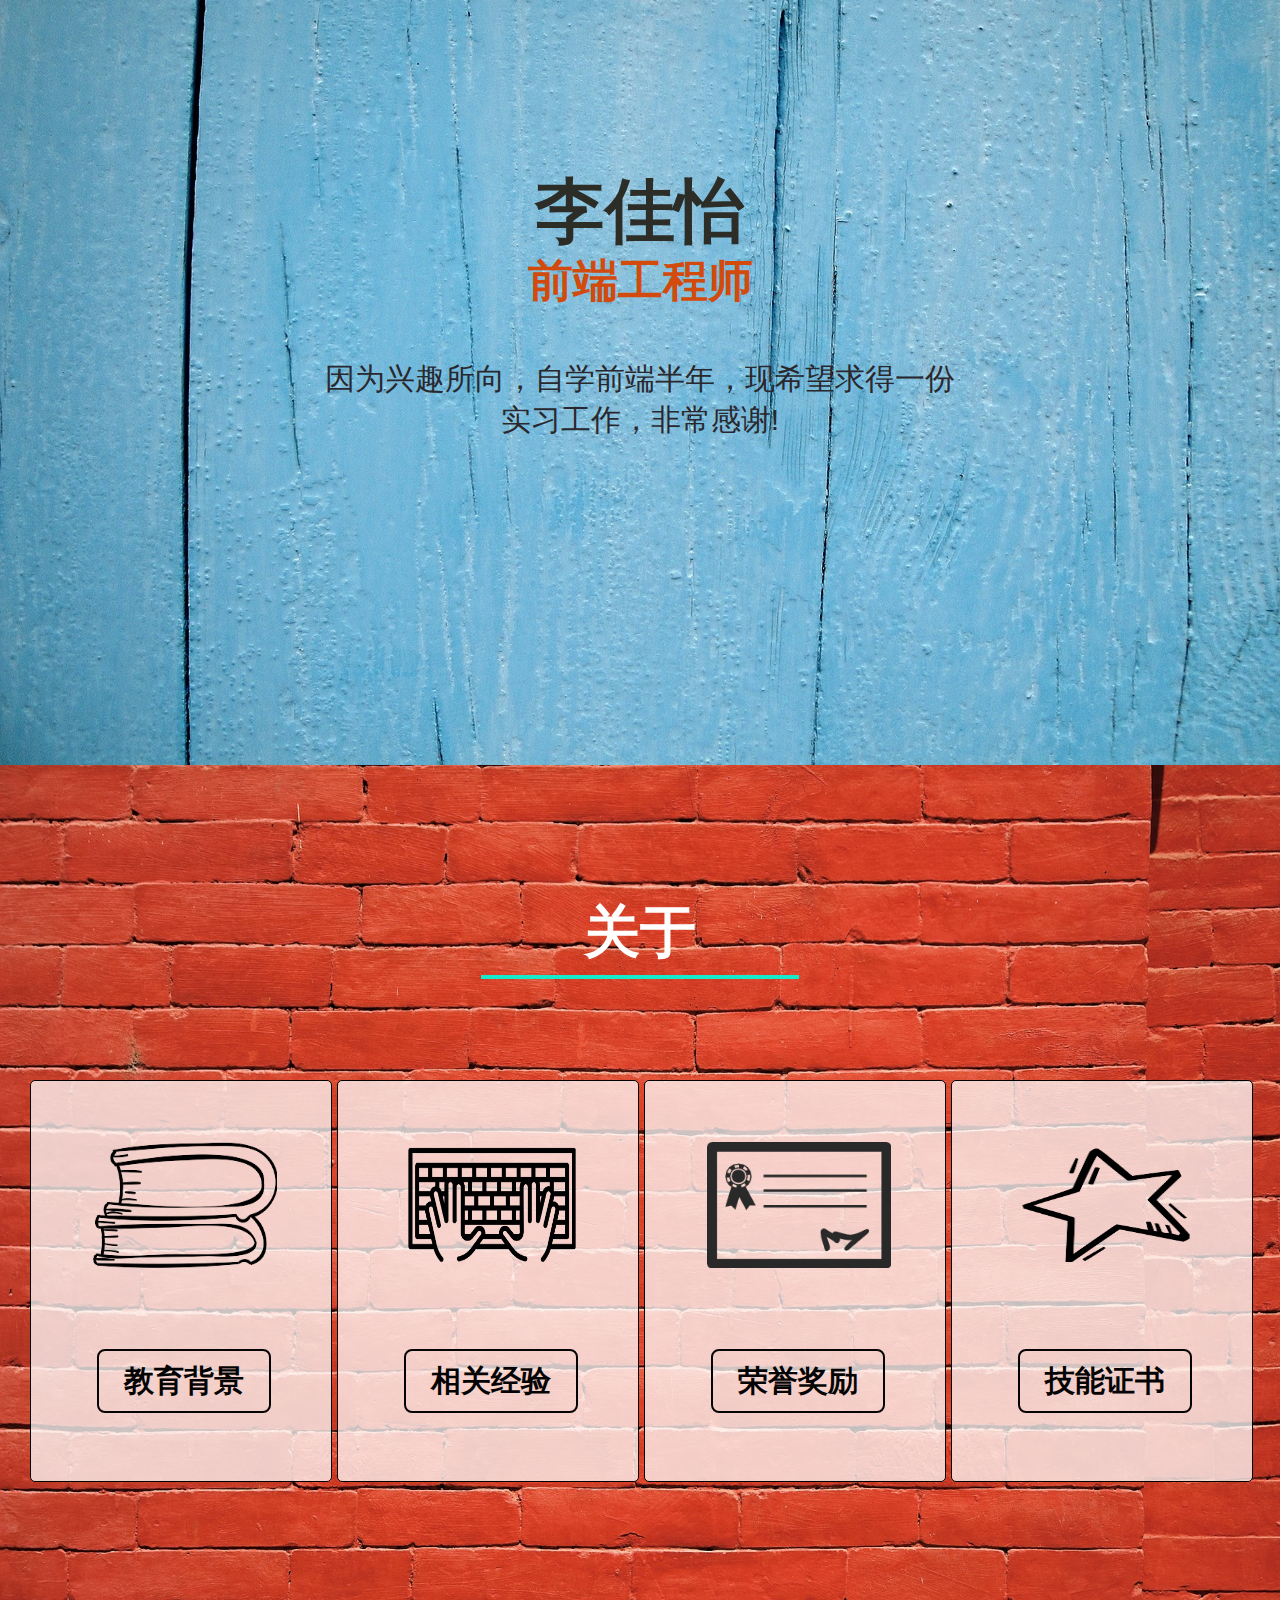
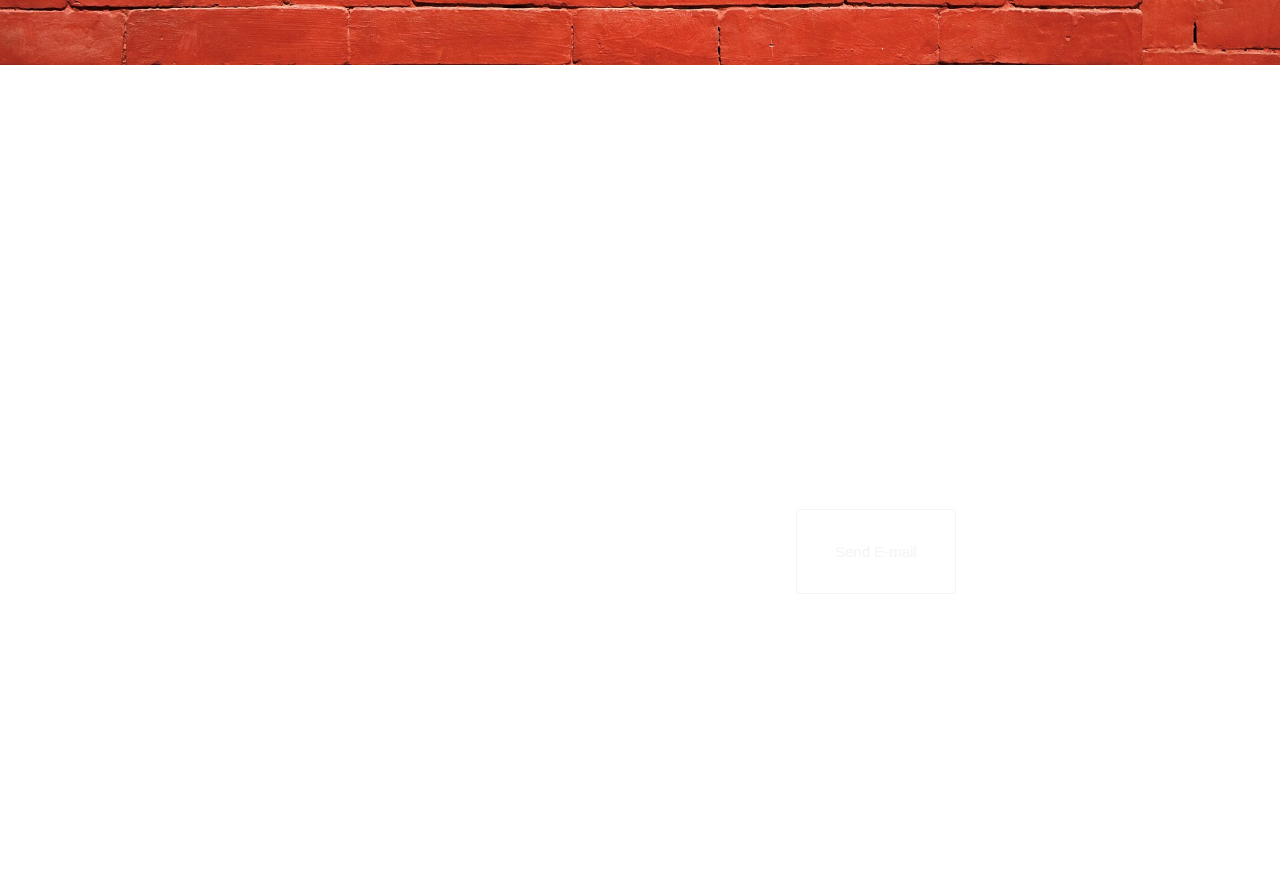
<file: resume.html>
<!doctype html>
<html>
<head>
    <meta charset="UTF-8">
    <meta name="viewport" content="width=device-width, initial-scale=1.0, minimum-scale=0.5, maximum-scale=1.2, user-scalable=yes"/>  
    <meta http-equiv="X-UA-Compatible" content="IE=edge">
    <title>李佳怡-前端实习</title>
    <link rel="icon" href="images/favicon.jpg" type="image/x-icons"/>
    <link rel="stylesheet" href="styles/resume.css">
</head>
<body>
    <div id="loading">
        <div class="loadingBg">
            <img src="images/loading.gif" alt="loading..">
        </div> 
    </div>
    <div class="cloth">
    <div id="topbar">
        <nav>
            <div class="topbar-left">
                <a href="javascript:;" class="tH">李佳怡的简历</a>
            </div>
            <div class="topbar-right">
                <ul>
                    <li class="home"><a href="javascript:;">主页</a></li>
                    <li class="about"><a href="javascript:;">关于</a></li>
                    <li class="contact"><a href="javascript:;">联系</a></li>
                </ul> 
            </div>  
        </nav>
    </div>

    <div id="firstPage">
        <div class="intro">
            <h1>
                <strong>李佳怡</strong>
            </h1>
            <h2>前端工程师</h2>
            <p>因为兴趣所向，自学前端半年，现希望求得一份实习工作，非常感谢!</p>
        </div>
    </div>

    <div id="aboutMe">
        <div class="aboutMe-title">
            <h2>关于</h2>
            <hr>
        </div>
        <div class="aboutMe2">
            <div id="edu">
                    <h1>
                        教育背景
                    </h1>
            </div>
            <div id="rel">
                    <h1>
                        相关经验
                    </h1>
            </div>
            <div id="prize">
                    <h1>
                        荣誉奖励
                    </h1>
            </div>
            <div id="skills">
                    <h1>
                        技能证书
                    </h1>
            </div>
        </div>   
    </div>

    <div class="introMasker">
        <div class="masker"></div> 
        <div class="intro-close-icon">
            <i></i>
        </div> 
        <div class="intro-imgs">
            <img src="images/edu.jpg" alt="">
            <img src="images/rel.jpg" alt="">
            <img src="images/prize.jpg" alt="">
            <img src="images/skills.jpg" alt="">
        </div>
    </div>
    
    <div id="contactMe">
        <div class="contactMe-wp">
            <div class="contactMe-title">
                <hr class="hr1">
                <h1>联系我吧！</h1>
                <hr class="hr2">
            </div>
            <div class="contentLeft">
                <h2>More About me</h2>

                <ul>
                    <li class="email">
                        <i><img src="images/envelope.png" alt="" width="26px" height="20px"></i>
                        <span>jiayi_li10&#64;163.com</span>
                    </li>
                    <li  class="mobile">
                        <i><img src="images/mobile.png" alt="" width="20px" height="35px"></i>
                        <span>183-4538-7006</span>
                    </li>
                </ul>
            </div>
            <div class="contentRight">
                <h2>Send an e-mail!</h2>
                <a href="mailto:jiayi_li10@163.com">
                    <button>
                        Send E-mail
                    </button>
                </a>
            </div> 
                     
        </div>
        <div class="footer"> 
            <h3>非常感谢您！</h3>
        </div>  
    </div>
    <div class="masker"></div>
     </div>   

    <script src="scripts/jquery.js"></script>
    <script src="scripts/loading.js"></script>
    <script src="scripts/topbarnav.js"></script>
    <script src="scripts/resumeaboutme.js"></script>    
</body>
</html>
</file>
<file: styles/resume.css>
* {
    padding: 0;
    margin: 0;
}

body {
    width: 100%;
    height: 100%;
}

ul,li {
    list-style: none;
}

a {
    text-decoration: none;
}

html {
    font-family: "Helvetica" !important;
    font-size: 20px;
}


.loadingBg {
    background-color: #ffffff;
    z-index: 2;
    width: 100%;
    height: 600px;
    overflow: hidden;
}

#loading img {
    width: 400px;
    height: 300px;
    position: absolute;
    top: 180px;
    left: 50%;
    margin-left: -200px;
    z-index: 3;
    border-radius: 50%;
}


.cloth {
    display: none;
}
/* topbar css */

#topbar {
    width: 100%;
    height: 3rem;
    background-color:#2C3E50;
    color: #ffffff;
    font-size: 1.4rem;
    z-index: 999;
    line-height: 3rem;
    position: fixed;
    top: 0px;
    left: 0px;
    display: none;
}

nav {
    width: 80%;
    margin: 0 auto;
    position: relative;
    display: box;
    display: -webkit-box;
    display: -moz-box;
    display: -ms-box;
    display: -o-box;
    box-flex: 1;
    -webkit-box-flex: 1;
    -moz-box-flex: 1;
    -ms-box-flex: 1;
    -o-box-flex: 1;
    min-width: 640px;     /*最小值640px；*/
}

.topbar-left>a {
    color: #fff;

}

.topbar-right {
    position: absolute;
    top: 0;
    right: 0;
}

.topbar-right li {
    float: left;
    width: 3.5rem;
    text-align: center;
}

.topbar-right li>a {
    color: #ffffff;
    font-size: 1.2rem;
}

.topbar-right li>a:hover {
    color: #F4BD00;
}


/* firstPage css */

#firstPage {
    width: 100%;
    height: 40rem;
    background: url(../images/firstPage.jpg) no-repeat;
    background-size: 100% 100%; 
    position: relative;
    min-width: 640px;
    margin-top: -35px;
}

#firstPage .intro {
    width: 640px;
    height: 15rem;
    position: absolute;
    top: 50%;
    left: 50%;
    margin-top: -10rem;
    margin-left: -320px;
    text-align: center;
    display: box;
    display: -webkit-box;
    display: -moz-box;
    display: -ms-box;
    display: -o-box;
    box-flex: 1;
    -webkit-box-flex: 1;
    -moz-box-flex: 1;
    -ms-box-flex: 1;
    -o-box-flex: 1;
}

#firstPage .intro h1 {
    height: 70px;
    width: 640px;
    color: #2C2D27;
    font-size: 3.5rem;
    text-align: center;
} 

#firstPage .intro h2 {
    width: 640px;
    height: 53px;
    font-size: 2.25rem;
    color: #D24A0C;
    position: absolute;
    top: 86px;
    left: 0px;
    text-align: center;
}

#firstPage .intro p {
    width: 640px;
    height: 70px; 
    color: #29282E;
    font-size: 1.5rem;
    text-align: center;
    position: absolute;
    top: 194px;
    left: 0px;

} 

/*第一个页面窗口宽度在640px以下*/
@media all and (max-width: 640px) {
    #firstPage{
        width: 100%;
        height: 40rem;
        background: url(../images/firstPage.jpg) no-repeat;
        background-size: 100% 100%; 
        position: relative;
        min-width: 640px;
        margin-top: -35px;
    }

    #firstPage .intro {
        width: 350px;
        height: 300px;
        position: absolute;
        top: 50%;
        left: 50%;
        margin-top: -150px;
        margin-left: -175px;
        text-align: center;
        display: box;
        display: -webkit-box;
        display: -moz-box;
        display: -ms-box;
        display: -o-box;
        box-flex: 1;
        -webkit-box-flex: 1;
        -moz-box-flex: 1;
        -ms-box-flex: 1;
        -o-box-flex: 1;
        min-width: 350px;
    }

    #firstPage .intro h1 {
        height: 70px;
        width: 350px;
        color: #2C2D27;
        font-size: 3.5rem;
        text-align: center;
    } 

    #firstPage .intro h2 {
        width: 350px;
        height: 53px;
        font-size: 2.25rem;
        color: #D24A0C;
        position: absolute;
        top: 86px;
        left: 0px;
        text-align: center;
    }

    #firstPage .intro p {
        width: 350px;
        height: 70px; 
        color: #29282E;
        font-size: 1.5rem;
        text-align: center;
        position: absolute;
        top: 194px;
        left: 0px;

    } 
}


/* about css */
#aboutMe {
    width: 100%;
    height: 45rem;
    background: url(../images/about.jpg) no-repeat;
    background-size: 100% 100%; 
    position: relative;
    min-width: 1230px;
} 


.aboutMe-title h2 {
    width: 5.8rem;
    height: 3.25rem;
    position: absolute;
    top: 130px;
    left: 50%;
    margin-left: -58px;
    color: #ffffff;
    font-size: 2.8rem;
    font-weight: 1000;
    text-align: center;
}

.aboutMe-title hr {
    height: 0.2rem;
    width: 15.9rem;
    position: absolute;
    top: 210px;
    left: 50%;
    margin-left: -7.95rem;
    text-align: center;
    background: #16EACD;
    border: 0;
}

.aboutMe2 {
    width: 61.5rem;
    height: 20.2rem;
    position: absolute;
    top: 35%;
    left: 50%;
    margin-left: -615px;
}

.aboutMe2>div {
    float: left;
    width: 15rem;
    height: 20rem;
    margin-left: 5px;
    border-radius: 5px;
    border: 1px solid black;
}

.aboutMe2 h1 {
    cursor: pointer;
}

/* 教育背景 */

#edu {
    background: url(../images/1.png) no-repeat;
    background-size: 184px 126px;
    background-color: rgba(255, 255, 255, 0.75);
    background-position: 62px 61px;
    position: relative;  
}

#edu h1 {
    position: absolute;
    bottom: 68px;
    left: 66px;
    font-size: 30px;
    color: #050404;
    text-align: center;
    line-height: 60px;
    width: 170px;
    height: 60px;
    border: 2px solid #050404;
    border-radius: 8px;
}

#rel {
    background: url(../images/2.png) no-repeat;
    background-size: 184px 126px;
    background-color: rgba(255, 255, 255, 0.75);
    background-position: 62px 61px;
    position: relative;
}

#rel h1 {
    position: absolute;
    bottom: 68px;
    left: 66px;
    font-size: 30px;
    color: #050404;
    text-align: center;
    line-height: 60px;
    width: 170px;
    height: 60px;
    border: 2px solid #050404;
    border-radius: 8px;
} 

#prize {
    background: url(../images/3.png) no-repeat;
    background-size: 184px 126px;
    background-color: rgba(255, 255, 255, 0.75);
    background-position: 62px 61px;
    position: relative;
}

#prize h1 {
    position: absolute;
    bottom: 68px;
    left: 66px;
    font-size: 30px;
    color: #050404;
    text-align: center;
    line-height: 60px;
    width: 170px;
    height: 60px;
    border: 2px solid #050404;
    border-radius: 8px;
}

#skills {
    background: url(../images/4.png) no-repeat;
    background-size: 184px 126px;
    background-color: rgba(255, 255, 255, 0.75);
    background-position: 62px 61px;
    position: relative;
}

#skills h1 {
    position: absolute;
    bottom: 68px;
    left: 66px;
    font-size: 30px;
    color: #050404;
    text-align: center;
    line-height: 60px;
    width: 170px;
    height: 60px;
    border: 2px solid #050404;
    border-radius: 8px;
}

#edu h1:hover {
    position: absolute;
    bottom: 60px;
    left: 58px;
    color: #050404;
    text-align: center;
    line-height: auto;
    border: none;
    background-color: #16EACD;
    font-size: 35px;
    padding: 2%;
    transition: all 0.3s;
}

#rel h1:hover {
    position: absolute;
    bottom: 60px;
    left: 58px;
    color: #050404;
    text-align: center;
    line-height: auto;
    border: none;
    background-color: #16EACD;
    font-size: 35px;
    padding: 2%;
    transition: all 0.3s;
}

#prize h1:hover {
    position: absolute;
    bottom: 60px;
    left: 58px;
    color: #050404;
    text-align: center;
    line-height: auto;
    border: none;
    background-color: #16EACD;
    font-size: 35px;
    padding: 2%;
    transition: all 0.3s;
}

#skills h1:hover {
    position: absolute;
    bottom: 60px;
    left: 58px;
    color: #050404;
    text-align: center;
    line-height: auto;
    border: none;
    background-color: #16EACD;
    font-size: 35px;
    padding: 2%;
    transition: all 0.3s;
}

/*第二页窗口宽度在640px以上，1230px以下*/
@media all and (min-width: 640px) and (max-width: 1230px) {
    #aboutMe {
        width: 100%;
        height: 45rem;
        background: url(../images/about.jpg) no-repeat;
        background-size: 100% 100%; 
        position: relative;
        min-width: 720px;
    } 

    .aboutMe2 {
        width: 720px;
        height: 516px;
        position: absolute;
        top: 31%;
        left: 50%;
        margin-left: -350px;
    }


    .aboutMe2>div {
        width: 350px;
        height: 250px;
        margin-bottom: 5px;
        border-radius: 5px;
        border: 1px solid black;
    }

    #edu {
        background: url(../images/1.png) no-repeat;
        background-size: 150px 103px;
        background-color: rgba(255, 255, 255, 0.75);
        background-position: 96px 44px;
        position: relative;  
    }

    #edu h1 {
        width: 150px;
        height: 45px;
        position: absolute;
        bottom: 20px;
        left: 50%;
        margin-left: -75px;
        font-size: 1.4rem;
        color: #050404;
        text-align: center;
        line-height: 2.25rem;
        border: 2px solid #050404;
        border-radius: 8px;
     }

    #rel {
        background: url(../images/2.png) no-repeat;
        background-size: 150px 103px;
        background-color: rgba(255, 255, 255, 0.75);
        background-position: 96px 44px;
        position: relative;  
    }

    #rel h1 {
        width: 150px;
        height: 45px;
        position: absolute;
        bottom: 20px;
        left: 50%;
        margin-left: -75px;
        font-size: 1.4rem;
        color: #050404;
        text-align: center;
        line-height: 2.25rem;
        border: 2px solid #050404;
        border-radius: 8px;
     }

    #prize {
        background: url(../images/3.png) no-repeat;
        background-size: 150px 103px;
        background-color: rgba(255, 255, 255, 0.75);
        background-position: 96px 44px;
        position: relative;  
    }

    #prize h1 {
        width: 150px;
        height: 45px;
        position: absolute;
        bottom: 20px;
        left: 50%;
        margin-left: -75px;
        font-size: 1.4rem;
        color: #050404;
        text-align: center;
        line-height: 2.25rem;
        border: 2px solid #050404;
        border-radius: 8px;
     }

    #skills {
        background: url(../images/4.png) no-repeat;
        background-size: 150px 103px;
        background-color: rgba(255, 255, 255, 0.75);
        background-position: 96px 44px;
        position: relative;  
    }

    #skills h1 {
        width: 150px;
        height: 45px;
        position: absolute;
        bottom: 20px;
        left: 50%;
        margin-left: -75px;
        font-size: 1.4rem;
        color: #050404;
        text-align: center;
        line-height: 2.25rem;
        border: 2px solid #050404;
        border-radius: 8px;
     }

    #edu h1:hover {
        position: absolute;
        bottom: 20px;
        left: 50%;
        margin-left: -78px;
        color: #050404;
        text-align: center;
        line-height: auto;
        border: none;
        background-color: #16EACD;
        font-size: 1.75rem;
        padding: 2%;
        transition: all 0.3s;
    }

    #rel h1:hover {
        position: absolute;
        bottom: 20px;
        left: 50%;
        margin-left: -78px;
        color: #050404;
        text-align: center;
        line-height: auto;
        border: none;
        background-color: #16EACD;
        font-size: 1.75rem;
        padding: 2%;
        transition: all 0.3s;
    }

    #prize h1:hover {
        position: absolute;
        bottom: 20px;
        left: 50%;
        margin-left: -78px;
        color: #050404;
        text-align: center;
        line-height: auto;
        border: none;
        background-color: #16EACD;
        font-size: 1.75rem;
        padding: 2%;
        transition: all 0.3s;
    }

    #skills h1:hover {
        position: absolute;
        bottom: 20px;
        left: 50%;
        margin-left: -78px;
        color: #050404;
        text-align: center;
        line-height: auto;
        border: none;
        background-color: #16EACD;
        font-size: 1.75rem;
        padding: 2%;
        transition: all 0.3s;
    }

}

/*第二个页面窗口宽度在640以下*/
@media all and (max-width: 640px) {
    #aboutMe {
        width: 100%;
        height: 45rem;
        background: url(../images/about.jpg) no-repeat;
        background-size: 100% 100%; 
        position: relative;
        min-width: 640px;
    } 

    .aboutMe2 {
        width: 420px;
        height: 520px;
        position: absolute;
        top: 31%;
        left: 50%;
        margin-left: -210px;

    }


    .aboutMe2>div {
        width: 200px;
        height: 250px;
        margin-bottom: 5px;
        border-radius: 5px;
        border: 1px solid black;
    }

    #edu {
        background: url(../images/1.png) no-repeat;
        background-size: 150px 103px;
        background-color: rgba(255, 255, 255, 0.75);
        background-position: 29px 44px;
        position: relative;  
    }

    #edu h1 {
        width: 150px;
        height: 45px;
        position: absolute;
        bottom: 20px;
        left: 50%;
        margin-left: -75px;
        font-size: 1.4rem;
        color: #050404;
        text-align: center;
        line-height: 2.25rem;
        border: 2px solid #050404;
        border-radius: 8px;
     }

    #rel {
        background: url(../images/2.png) no-repeat;
        background-size: 150px 103px;
        background-color: rgba(255, 255, 255, 0.75);
        background-position: 29px 44px;
        position: relative;  
    }

    #rel h1 {
        width: 150px;
        height: 45px;
        position: absolute;
        bottom: 20px;
        left: 50%;
        margin-left: -75px;
        font-size: 1.4rem;
        color: #050404;
        text-align: center;
        line-height: 2.25rem;
        border: 2px solid #050404;
        border-radius: 8px;
     }

    #prize {
        background: url(../images/3.png) no-repeat;
        background-size: 150px 103px;
        background-color: rgba(255, 255, 255, 0.75);
        background-position: 29px 44px;
        position: relative;  
    }

    #prize h1 {
        width: 150px;
        height: 45px;
        position: absolute;
        bottom: 20px;
        left: 50%;
        margin-left: -75px;
        font-size: 1.4rem;
        color: #050404;
        text-align: center;
        line-height: 2.25rem;
        border: 2px solid #050404;
        border-radius: 8px;
     }

    #skills {
        background: url(../images/4.png) no-repeat;
        background-size: 150px 103px;
        background-color: rgba(255, 255, 255, 0.75);
        background-position: 29px 44px;
        position: relative;  
    }

    #skills h1 {
        width: 150px;
        height: 45px;
        position: absolute;
        bottom: 20px;
        left: 50%;
        margin-left: -75px;
        font-size: 1.4rem;
        color: #050404;
        text-align: center;
        line-height: 2.25rem;
        border: 2px solid #050404;
        border-radius: 8px;
     }

    #edu h1:hover {
        position: absolute;
        bottom: 20px;
        left: 50%;
        margin-left: -78px;
        color: #050404;
        text-align: center;
        line-height: auto;
        border: none;
        background-color: #16EACD;
        font-size: 1.75rem;
        padding: 2%;
        transition: all 0.3s;
    }

    #rel h1:hover {
        position: absolute;
        bottom: 20px;
        left: 50%;
        margin-left: -78px;
        color: #050404;
        text-align: center;
        line-height: auto;
        border: none;
        background-color: #16EACD;
        font-size: 1.75rem;
        padding: 2%;
        transition: all 0.3s;
    }

    #prize h1:hover {
        position: absolute;
        bottom: 20px;
        left: 50%;
        margin-left: -78px;
        color: #050404;
        text-align: center;
        line-height: auto;
        border: none;
        background-color: #16EACD;
        font-size: 1.75rem;
        padding: 2%;
        transition: all 0.3s;
    }

    #skills h1:hover {
        position: absolute;
        bottom: 20px;
        left: 50%;
        margin-left: -78px;
        color: #050404;
        text-align: center;
        line-height: auto;
        border: none;
        background-color: #16EACD;
        font-size: 1.75rem;
        padding: 2%;
        transition: all 0.3s;
    }

}

.masker {
    background-color: #000;
    position: fixed;
    top: 0;
    right: 0;
    left: 0;
    bottom: 0;
    opacity: 0.7;
    display: none;
}

.intro-close-icon i {
    display: inline-block;
    width: 32px;
    height: 32px;
    background: url(../images/close.png);
    position: fixed;
    top: 115px;
    left: 50%;
    margin-left: 300px;
    z-index: 100;
    cursor: pointer;
}


.intro-imgs {
    background: transparent;
    width: 600px;
    height: 358px;
    position: fixed;
    top: 150px;
    left: 50%;
    margin-left: -300px;
    z-index: 99;
    cursor: pointer;
    overflow: hidden;
}

.introMasker {
    display: none;
}


@media all and (max-width: 640px) {
    .intro-close-icon i {
        display: inline-block;
        width: 32px;
        height: 32px;
        background: url(../images/close.png);
        position: fixed;
        top: 268px;
        left: 50%;
        margin-left: 268px;
        z-index: 100;
        cursor: pointer;
    }


    .intro-imgs {
        background: transparent;
        width: 540px;
        height: 358px;
        position: fixed;
        top: 300px;
        left: 50%;
        margin-left: -270px;
        z-index: 99;
        cursor: pointer;
        overflow: hidden;
    }

}


/*第三个页面：contact*/

#contactMe {
    width: 100%;
    height: 800px;
    background: url(../images/bg.jpg) no-repeat;
    background-size: cover;
    background-attachment: fixed;
    background-position: 50% 0;
    position: relative;
    margin-top: -5px;
    min-width: 700px;
}

.contactMe-wp {
    width: 700px;
    height: 330px;
    position: absolute;
    top: 240px;
    left: 50%;
    margin-left: -350px;
}

.contactMe-title h1 {
    width: 700px;
    height: 50px;
    text-align: center;
    line-height: 2.5rem;
    color: #ffffff;
    letter-spacing: 0.5rem;
    font-size: 2rem;
}

.hr1 {
    position: absolute;
    top: 25px;
    left: 10%;
    height: 2px;
    width: 126px;
    background: rgb(255, 255, 255);
    border: 0;
}

.hr2{
    position: absolute;
    top: 25px;
    right: 14%;
    height: 2px;
    width: 126px;
    background: rgb(255, 255, 255);
    border: 0;
}

/*联系我左面*/

.contentLeft {
    width: 400px;
    height: 240px;
    position: absolute;
    top: 100px;
    left: 0px;
}

.contentLeft h2 {
    color: #ffffff;
    font-size: 1.5rem;
}

.contentLeft p {
    color: #ffffff;
    font-size: 1rem;
    position: absolute;
    top: 80px;
    left: 0;
}


.contentLeft ul {
    color: #ffffff;
    font-size: 1rem;
    position: absolute;
    top: 114px;
    left: 0;
}

.contentLeft li {
    height: 40px;
}

.email span {
    width: 200px;
    text-align: center;
    position: absolute;
    top: -3px;
    left: 30px;
}

.mobile span {
    width: 137px;
    text-align: center;
    position: absolute;
    top: 46px;
    left: 37px;
}

.contentRight {
    width: 222px;
    height: 200px;
    position: absolute;
    top: 100px;
    right: 0;
}

.contentRight h2 {
    color: #ffffff;
    font-size: 1.5rem;
}

.contentRight button {
    background-color: transparent;
    border: 1px solid #f4f5f6;
    border-radius: 4px;
    padding: 33px 38px;
    color: #f4f5f6;
    margin-top: 75px;
    cursor: pointer;
    margin-left: 28px;
    font-size: 0.75rem;
}

.contentRight button:hover {
    border: 1px solid #E87E04;
    color: #E87E04;
}


.footer {
    width: 700px;
    height: 25px;
    color: #ffffff;
    position: absolute;
    bottom: 40px;
    left: 50%;
    margin-left: -350px;
    text-align: center;
    letter-spacing: 0.5rem;
}

/*第三个页面窗口小于640px*/
@media all and (max-width: 640px) {
    #contactMe {
        width: 100%;
        height: 800px;
        background: url(../images/bg.jpg) no-repeat;
        background-size: cover;
        background-attachment: fixed;
        background-position: 50% 0px;
        position: relative;
        margin-top: -3px;
        min-width: 640px;
    }

    .contactMe-wp {
        width: 350px;
        height: 470px;
        position: absolute;
        top: 240px;
        left: 50%;
        margin-left: -175px;
    }

    .contactMe-title h1 {
        width: 350px;
        height: 50px;
        text-align: center;
        line-height: 50px;
        color: #ffffff;
        letter-spacing: 0.5rem;
        font-size: 2rem;
        margin-left: 21px;
    }

    .hr1 {
        position: absolute;
        top: 25px;
        left: -6%;
        height: 2px;
        width: 75px;
        background: rgb(255, 255, 255);
        border: 0;
    }

    .hr2{
        position: absolute;
        top: 25px;
        right: -8%;
        height: 2px;
        width: 75px;
        background: rgb(255, 255, 255);
        border: 0;
    }

    .contentLeft {
        width: 350px;
        height: 300px;
        position: absolute;
        top: 80px;
        left: 50%;
        margin-left: -175px;
    }

    .contentLeft h2 {
        text-align: center;
        color: #ffffff;
        font-size: 1.5rem;
    }

    .contentLeft p {
        width: 350px;
        text-align: center;
        color: #ffffff;
        font-size: 1rem;
        position: absolute;
        top: 65px;
        left: 0;
    }


    .contentLeft ul {
        color: #ffffff;
        font-size: 1rem;
        position: absolute;
        top: 98px;
        left: 55px; 
    }

    .contentLeft li {
        height: 40px;
    }

    .email span {
        width: 200px;
        text-align: center;
        position: absolute;
        top: -3px;
        left: 30px;
    }

    .mobile span {
        width: 137px;
        text-align: center;
        position: absolute;
        top: 46px;
        left: 37px;
    }

    .contentRight {
        width: 350px;
        height: 190px;
        position: relative;
    }

    .contentRight h2 {
        width: 350px;
        text-align: center;
        color: #ffffff;
        font-size: 1.5rem;
        position: absolute;
        bottom:-18px;
        left: 50%;
        margin-left: -175px;
    }

    .contentRight button {
        background-color: transparent;
        border: 1px solid #f4f5f6;
        border-radius: 4px;
        padding: 22px 38px;
        color: #f4f5f6;
        margin-top: 253px;
        cursor: pointer;
        margin-left: 86px;
        font-size: 0.75rem;
    }

    .contentRight button:hover {
        border: 1px solid #E87E04;
        color: #E87E04;
    }


    .footer {
        width: 350px;
        height: 20px;
        color: #ffffff;
        position: absolute;
        bottom: 30px;
        left: 50%;
        margin-left: -175px;
        text-align: center;
        letter-spacing: 0.5rem;
    }

}
</file>
